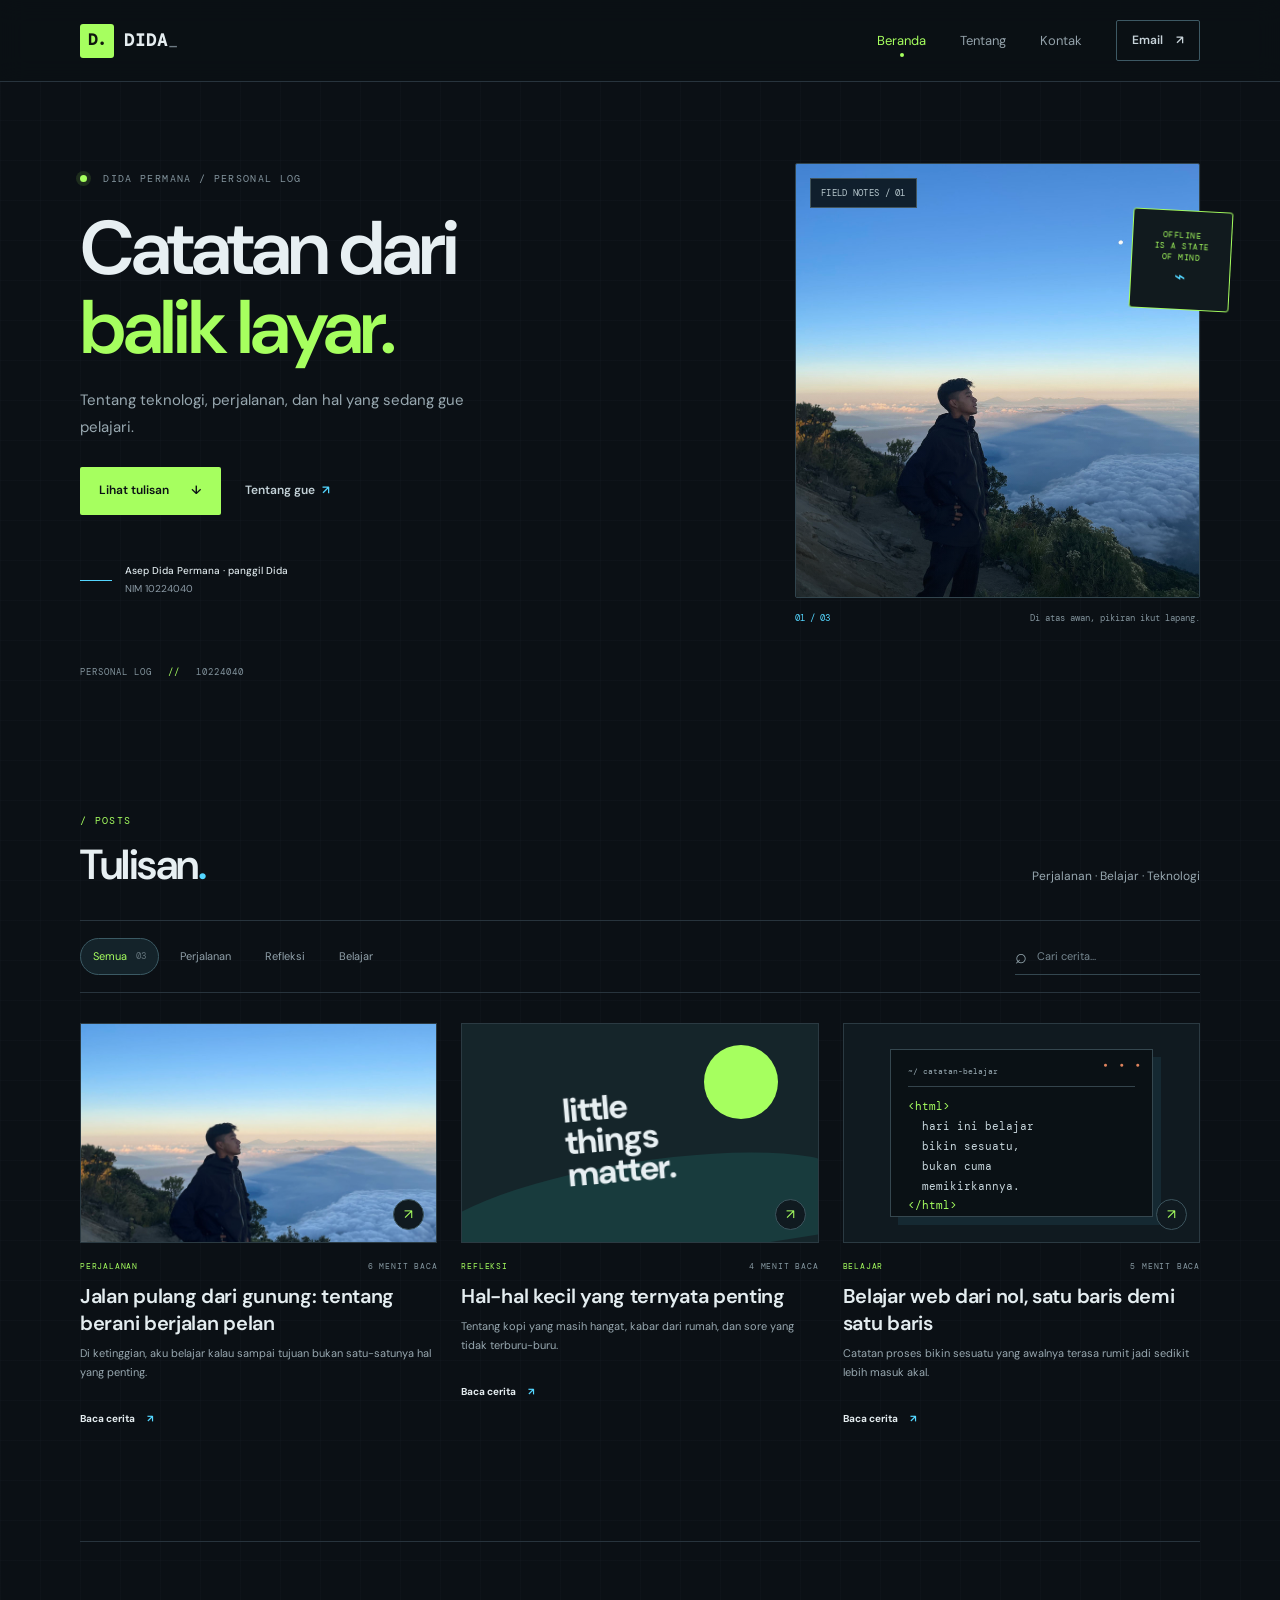
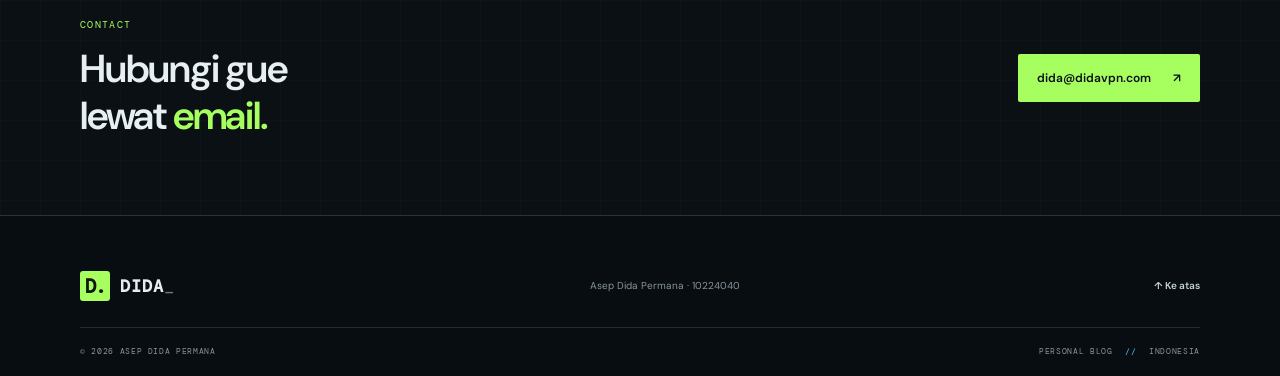
<file: index.html>
<!doctype html>
<html lang="id">
<head>
  <meta charset="utf-8">
  <meta name="viewport" content="width=device-width, initial-scale=1">
  <meta name="theme-color" content="#0b1015">
  <meta name="description" content="Catatan tentang perjalanan, belajar, dan hidup sehari-hari dari Dida Permana.">
  <title>Dida — Catatan</title>
  <link rel="preconnect" href="https://fonts.googleapis.com">
  <link rel="preconnect" href="https://fonts.gstatic.com" crossorigin>
  <link href="https://fonts.googleapis.com/css2?family=DM+Mono:wght@400;500&family=DM+Sans:wght@400;500;600;700&family=Playfair+Display:ital,wght@0,600;0,700;1,600;1,700&display=swap" rel="stylesheet">
  <link rel="stylesheet" href="css/style.css">
  <script src="js/script.js" defer></script>
</head>
<body>
  <a class="skip-link" href="#main">Lewati ke konten</a>
  <header class="site-header">
    <div class="nav-wrap">
      <a class="brand" href="index.html" aria-label="Dida, beranda"><span class="brand-mark">D.</span><span class="brand-name">dida<span class="brand-light">_</span></span></a>
      <button class="menu-toggle" type="button" aria-label="Buka menu" aria-expanded="false"><span></span><span></span></button>
      <nav class="main-nav" aria-label="Navigasi utama">
        <a class="nav-link active" href="index.html">Beranda</a><a class="nav-link" href="about.html">Tentang</a><a class="nav-link" href="contact.html">Kontak</a>
        <a class="nav-cta" href="mailto:dida@didavpn.com">Email <span aria-hidden="true">↗</span></a>
      </nav>
    </div>
  </header>
  <main id="main">
    <section class="hero container">
      <div class="hero-copy">
        <p class="eyebrow"><span class="live-dot"></span> DIDA PERMANA / PERSONAL LOG</p>
        <h1>Catatan dari<br><em>balik layar.</em></h1>
        <p class="hero-intro">Tentang teknologi, perjalanan, dan hal yang sedang gue pelajari.</p>
        <div class="hero-actions"><a class="button button-dark" href="#cerita">Lihat tulisan <span aria-hidden="true">↓</span></a><a class="text-link" href="about.html">Tentang gue <span aria-hidden="true">↗</span></a></div>
        <div class="hero-note"><span class="note-line"></span><span><strong>Asep Dida Permana · panggil Dida</strong><br>NIM 10224040</span></div>
      </div>
      <div class="hero-visual">
        <div class="photo-frame"><img src="images/poto1.jpg" alt="Dida berdiri menikmati pemandangan lautan awan di puncak gunung" fetchpriority="high"><span class="photo-tag">FIELD NOTES / 01</span></div>
        <div class="photo-stamp" aria-hidden="true"><span>OFFLINE<br>IS A STATE<br>OF MIND</span><b>⌁</b></div>
        <div class="hero-caption"><span>01 / 03</span><span>Di atas awan, pikiran ikut lapang.</span></div>
      </div>
      <div class="hero-index" aria-hidden="true">PERSONAL LOG <span>//</span> 10224040</div>
    </section>
    <section class="stories-section container" id="cerita">
      <div class="section-heading"><div><p class="eyebrow">/ POSTS</p><h2>Tulisan<span class="accent-dot">.</span></h2></div><p>Perjalanan · Belajar · Teknologi</p></div>
      <div class="story-tools"><div class="filters" role="group" aria-label="Filter cerita"><button class="filter-chip active" type="button" data-filter="all" aria-pressed="true">Semua <span>03</span></button><button class="filter-chip" type="button" data-filter="perjalanan" aria-pressed="false">Perjalanan</button><button class="filter-chip" type="button" data-filter="refleksi" aria-pressed="false">Refleksi</button><button class="filter-chip" type="button" data-filter="belajar" aria-pressed="false">Belajar</button></div><label class="search-box"><span aria-hidden="true">⌕</span><input id="story-search" type="search" placeholder="Cari cerita..." aria-label="Cari cerita"></label></div>
      <div class="story-grid" id="story-grid">
        <article class="story-card story-feature" data-category="perjalanan" data-search="jalan pulang dari gunung perjalanan alam pendakian"><a class="story-image image-mountain" href="#story-reader" data-story="mountain" aria-label="Baca cerita tentang perjalanan ke gunung"><img src="images/poto1.jpg" alt="Pemandangan matahari pagi dari puncak gunung"><span class="image-arrow" aria-hidden="true">↗</span></a><div class="story-meta"><span>PERJALANAN</span><span>6 MENIT BACA</span></div><h3><a href="#story-reader" data-story="mountain">Jalan pulang dari gunung: tentang berani berjalan pelan</a></h3><p>Di ketinggian, aku belajar kalau sampai tujuan bukan satu-satunya hal yang penting.</p><a class="read-link" href="#story-reader" data-story="mountain">Baca cerita <span>↗</span></a></article>
        <article class="story-card" data-category="refleksi" data-search="hal kecil yang ternyata penting keseharian refleksi bersyukur"><a class="story-image image-sun" href="#story-reader" data-story="little-things" aria-label="Baca catatan tentang hal kecil"><span class="abstract-art"><i class="sun-shape"></i><i class="art-horizon"></i><b>little<br>things<br>matter.</b></span><span class="image-arrow" aria-hidden="true">↗</span></a><div class="story-meta"><span>REFLEKSI</span><span>4 MENIT BACA</span></div><h3><a href="#story-reader" data-story="little-things">Hal-hal kecil yang ternyata penting</a></h3><p>Tentang kopi yang masih hangat, kabar dari rumah, dan sore yang tidak terburu-buru.</p><a class="read-link" href="#story-reader" data-story="little-things">Baca cerita <span>↗</span></a></article>
        <article class="story-card" data-category="belajar" data-search="belajar web dari nol html css javascript proses kampus"><a class="story-image image-code" href="#story-reader" data-story="learning" aria-label="Baca catatan belajar membuat website"><span class="code-art"><span>~/ catatan-belajar</span><code><i>&lt;html&gt;</i><br>&nbsp; hari ini belajar<br>&nbsp; bikin sesuatu,<br>&nbsp; bukan cuma<br>&nbsp; memikirkannya.<br><i>&lt;/html&gt;</i></code><b>● &nbsp; ● &nbsp; ●</b></span><span class="image-arrow" aria-hidden="true">↗</span></a><div class="story-meta"><span>BELAJAR</span><span>5 MENIT BACA</span></div><h3><a href="#story-reader" data-story="learning">Belajar web dari nol, satu baris demi satu baris</a></h3><p>Catatan proses bikin sesuatu yang awalnya terasa rumit jadi sedikit lebih masuk akal.</p><a class="read-link" href="#story-reader" data-story="learning">Baca cerita <span>↗</span></a></article>
      </div>
      <p class="empty-state" id="empty-state" hidden>Belum ada cerita yang cocok. Coba kata kunci lain, ya.</p>
    </section>
    <dialog class="story-dialog" id="story-reader" aria-labelledby="dialog-title"><button class="dialog-close" type="button" aria-label="Tutup cerita">×</button><p class="eyebrow" id="dialog-category">CERITA</p><h2 id="dialog-title"></h2><div class="dialog-body" id="dialog-body"></div><p class="dialog-signoff">— Dida</p></dialog>
    <section class="closing-cta container"><div><p class="eyebrow">CONTACT</p><h2>Hubungi gue<br>lewat <em>email.</em></h2></div><a class="button button-dark" href="mailto:dida@didavpn.com">dida@didavpn.com <span aria-hidden="true">↗</span></a></section>
  </main>
  <footer class="site-footer"><div class="footer-top"><a class="brand footer-brand" href="index.html"><span class="brand-mark">D.</span><span class="brand-name">dida<span class="brand-light">_</span></span></a><p>Asep Dida Permana · 10224040</p><a href="#main" class="back-top">↑ Ke atas</a></div><div class="footer-bottom"><span>© 2026 ASEP DIDA PERMANA</span><span>PERSONAL BLOG <i>//</i> INDONESIA</span></div></footer>
</body>
</html>
</file>
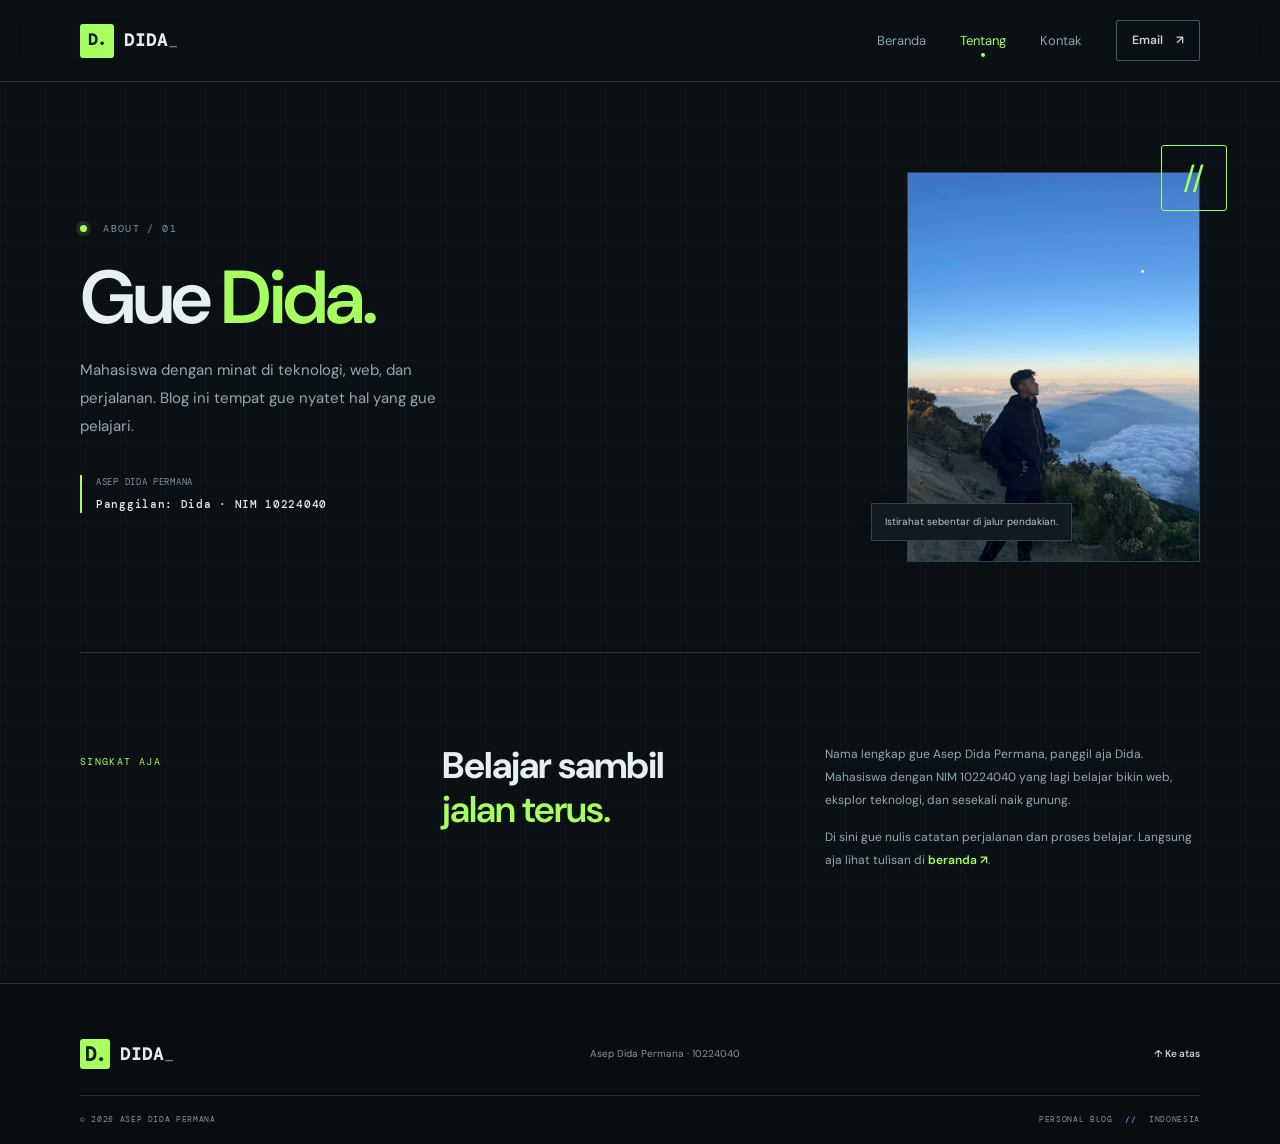
<file: about.html>
<!doctype html>
<html lang="id">
<head>
  <meta charset="utf-8"><meta name="viewport" content="width=device-width, initial-scale=1"><meta name="theme-color" content="#0b1015">
  <meta name="description" content="Tentang Dida Permana, mahasiswa dan penulis blog personal ini.">
  <title>Tentang Dida — Dida</title>
  <link rel="preconnect" href="https://fonts.googleapis.com"><link rel="preconnect" href="https://fonts.gstatic.com" crossorigin><link href="https://fonts.googleapis.com/css2?family=DM+Mono:wght@400;500&family=DM+Sans:wght@400;500;600;700&family=Playfair+Display:ital,wght@0,600;0,700;1,600;1,700&display=swap" rel="stylesheet">
  <link rel="stylesheet" href="css/style.css"><script src="js/script.js" defer></script>
</head>
<body>
  <a class="skip-link" href="#main">Lewati ke konten</a>
  <header class="site-header"><div class="nav-wrap"><a class="brand" href="index.html" aria-label="Dida, beranda"><span class="brand-mark">D.</span><span class="brand-name">dida<span class="brand-light">_</span></span></a><button class="menu-toggle" type="button" aria-label="Buka menu" aria-expanded="false"><span></span><span></span></button><nav class="main-nav" aria-label="Navigasi utama"><a class="nav-link" href="index.html">Beranda</a><a class="nav-link active" href="about.html">Tentang</a><a class="nav-link" href="contact.html">Kontak</a><a class="nav-cta" href="mailto:dida@didavpn.com">Email <span aria-hidden="true">↗</span></a></nav></div></header>
  <main id="main" class="inner-page">
    <section class="about-hero container"><div class="about-copy"><p class="eyebrow"><span class="live-dot"></span> ABOUT / 01</p><h1>Gue <em>Dida.</em></h1><p class="about-lead">Mahasiswa dengan minat di teknologi, web, dan perjalanan. Blog ini tempat gue nyatet hal yang gue pelajari.</p><div class="about-id"><span>ASEP DIDA PERMANA</span><b>Panggilan: Dida · NIM 10224040</b></div></div><div class="about-photo"><img src="images/poto1.jpg" alt="Dida menikmati pemandangan dari puncak gunung"><span class="photo-caption">Istirahat sebentar di jalur pendakian.</span><span class="about-scribble" aria-hidden="true">//</span></div></section>
    <section class="about-story container"><div class="eyebrow">SINGKAT AJA</div><div class="about-prose"><h2>Belajar sambil<br><em>jalan terus.</em></h2><div><p>Nama lengkap gue Asep Dida Permana, panggil aja Dida. Mahasiswa dengan NIM 10224040 yang lagi belajar bikin web, eksplor teknologi, dan sesekali naik gunung.</p><p>Di sini gue nulis catatan perjalanan dan proses belajar. Langsung aja lihat tulisan di <a class="inline-link" href="index.html#cerita">beranda ↗</a>.</p></div></div></section>
  </main>
  <footer class="site-footer"><div class="footer-top"><a class="brand footer-brand" href="index.html"><span class="brand-mark">D.</span><span class="brand-name">dida<span class="brand-light">_</span></span></a><p>Asep Dida Permana · 10224040</p><a href="#main" class="back-top">↑ Ke atas</a></div><div class="footer-bottom"><span>© 2026 ASEP DIDA PERMANA</span><span>PERSONAL BLOG <i>//</i> INDONESIA</span></div></footer>
</body>
</html>
</file>
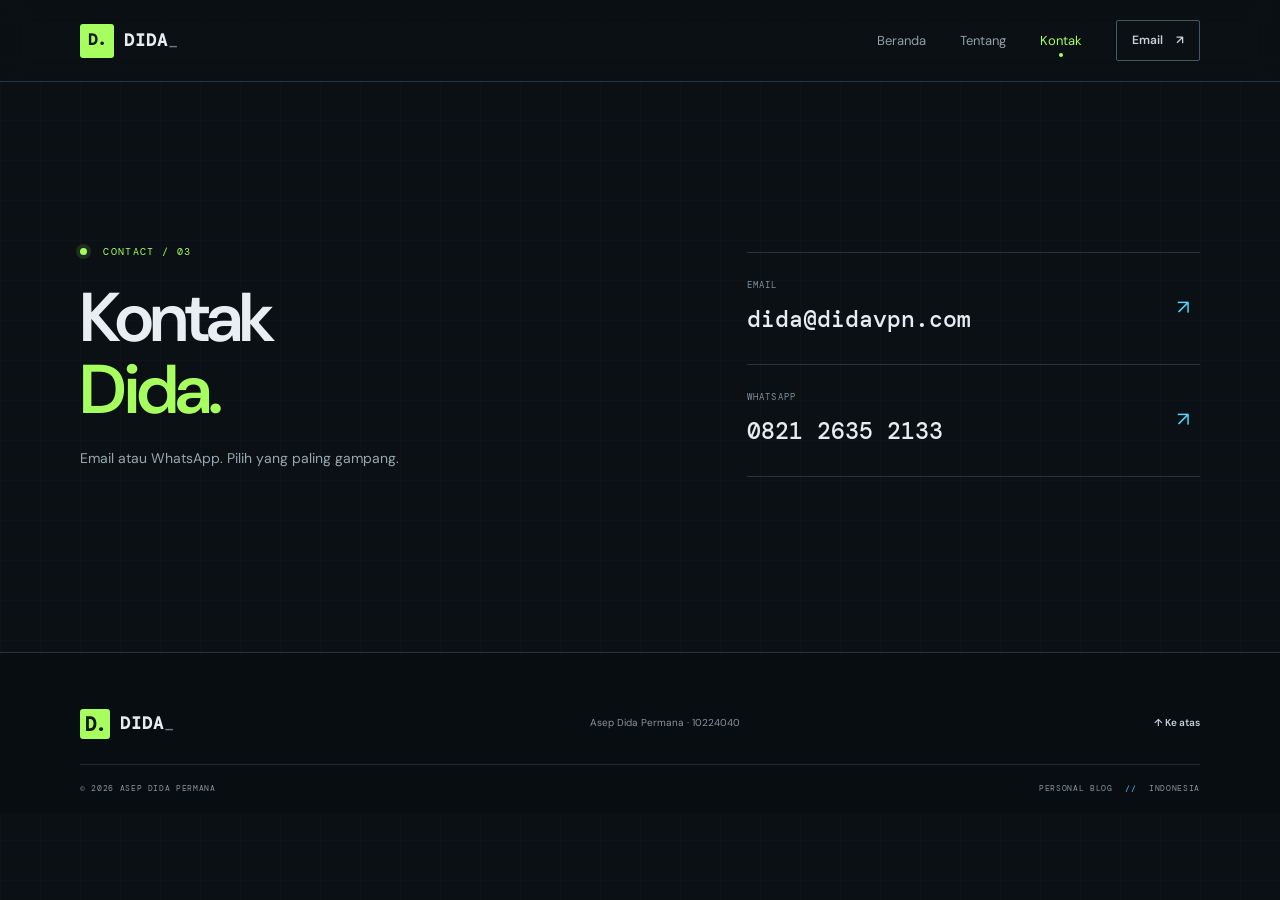
<file: contact.html>
<!doctype html>
<html lang="id">
<head>
  <meta charset="utf-8"><meta name="viewport" content="width=device-width, initial-scale=1"><meta name="theme-color" content="#0b1015">
  <meta name="description" content="Kontak Dida Permana lewat email atau WhatsApp.">
  <title>Kontak — Dida</title>
  <link rel="preconnect" href="https://fonts.googleapis.com"><link rel="preconnect" href="https://fonts.gstatic.com" crossorigin><link href="https://fonts.googleapis.com/css2?family=DM+Mono:wght@400;500&family=DM+Sans:wght@400;500;600;700&family=Playfair+Display:ital,wght@0,600;0,700;1,600;1,700&display=swap" rel="stylesheet">
  <link rel="stylesheet" href="css/style.css"><script src="js/script.js" defer></script>
</head>
<body>
  <a class="skip-link" href="#main">Lewati ke konten</a>
  <header class="site-header"><div class="nav-wrap"><a class="brand" href="index.html" aria-label="Dida, beranda"><span class="brand-mark">D.</span><span class="brand-name">dida<span class="brand-light">_</span></span></a><button class="menu-toggle" type="button" aria-label="Buka menu" aria-expanded="false"><span></span><span></span></button><nav class="main-nav" aria-label="Navigasi utama"><a class="nav-link" href="index.html">Beranda</a><a class="nav-link" href="about.html">Tentang</a><a class="nav-link active" href="contact.html">Kontak</a><a class="nav-cta" href="mailto:dida@didavpn.com">Email <span aria-hidden="true">↗</span></a></nav></div></header>
  <main id="main" class="inner-page contact-page">
    <section class="contact-hero container"><div class="contact-intro"><p class="eyebrow"><span class="live-dot"></span> CONTACT / 03</p><h1>Kontak<br><em>Dida.</em></h1><p>Email atau WhatsApp. Pilih yang paling gampang.</p></div><div class="contact-options"><a class="contact-option" href="mailto:dida@didavpn.com"><span class="contact-label">EMAIL</span><strong>dida@didavpn.com</strong><span class="contact-arrow">↗</span></a><a class="contact-option" href="https://wa.me/6282126352133" target="_blank" rel="noopener noreferrer"><span class="contact-label">WHATSAPP</span><strong>0821 2635 2133</strong><span class="contact-arrow">↗</span></a></div></section>
  </main>
  <footer class="site-footer"><div class="footer-top"><a class="brand footer-brand" href="index.html"><span class="brand-mark">D.</span><span class="brand-name">dida<span class="brand-light">_</span></span></a><p>Asep Dida Permana · 10224040</p><a href="#main" class="back-top">↑ Ke atas</a></div><div class="footer-bottom"><span>© 2026 ASEP DIDA PERMANA</span><span>PERSONAL BLOG <i>//</i> INDONESIA</span></div></footer>
</body>
</html>
</file>
<file: css/style.css>
/* Dida — personal blog */
:root{--paper:#0b1015;--ink:#e5edf0;--muted:#8c9ba6;--green:#a6ff5f;--line:#28343d;--orange:#54d6ff;--serif:"DM Sans",Arial,sans-serif;--sans:"DM Sans",Arial,sans-serif;--mono:"DM Mono",monospace;--page:1120px}
*{box-sizing:border-box}html{scroll-behavior:smooth;scroll-padding-top:88px}body{margin:0;background:var(--paper);color:var(--ink);font-family:var(--sans);font-size:15px;line-height:1.65;-webkit-font-smoothing:antialiased}a{color:inherit;text-decoration:none}button,input,textarea{font:inherit}button,a{-webkit-tap-highlight-color:transparent}button:focus-visible,a:focus-visible,input:focus-visible,textarea:focus-visible{outline:3px solid #9eae2c;outline-offset:4px}.container,.nav-wrap{width:min(calc(100% - 56px),var(--page));margin-inline:auto}.skip-link{position:fixed;z-index:20;left:16px;top:-50px;padding:10px 16px;background:var(--ink);color:white}.skip-link:focus{top:12px}.site-header{height:82px;border-bottom:1px solid rgba(32,38,33,.09);position:relative;z-index:10;background:rgba(245,243,237,.93);backdrop-filter:blur(12px)}.nav-wrap{height:100%;display:flex;align-items:center;justify-content:space-between}.brand{display:inline-flex;align-items:center;gap:10px;font-size:18px;font-weight:700;letter-spacing:-.7px}.brand-mark{display:grid;place-items:center;width:34px;height:34px;border-radius:50%;background:var(--green);font-family:var(--serif);font-size:22px;letter-spacing:-2px}.brand-light{font-weight:400;color:#8a8d83}.main-nav{display:flex;align-items:center;gap:34px}.nav-link{font-size:13px;color:#73776f;transition:color .2s}.nav-link:hover,.nav-link.active{color:var(--ink)}.nav-link.active:after{content:"";display:block;width:4px;height:4px;margin:2px auto -6px;border-radius:50%;background:var(--orange)}.nav-cta{padding:10px 15px;border:1px solid var(--ink);border-radius:3px;font-size:12px;font-weight:600;transition:background .2s,color .2s}.nav-cta span{margin-left:10px}.nav-cta:hover{background:var(--ink);color:white}.menu-toggle{display:none}
.hero{min-height:625px;padding-top:72px;padding-bottom:73px;display:grid;grid-template-columns:1fr .88fr;gap:80px;align-items:center;position:relative}.hero-copy{padding-bottom:19px}.eyebrow{margin:0 0 22px;font-family:var(--mono);font-size:10px;letter-spacing:1.35px;color:#73796e}.live-dot{display:inline-block;width:7px;height:7px;margin-right:9px;border-radius:50%;background:#a8b931;box-shadow:0 0 0 4px rgba(168,185,49,.15);animation:pulse 2.2s infinite}h1,h2,h3,p{margin-top:0}.hero h1,.about-hero h1,.contact-intro h1{margin:0 0 20px;font-size:clamp(48px,6vw,76px);line-height:1.04;letter-spacing:-3px;font-weight:600}.hero h1 em,.about-hero h1 em,.contact-intro h1 em,.section-heading h2 em,.about-prose h2 em,.closing-cta h2 em{font-family:var(--serif);font-weight:600}.hero h1 em,.contact-intro h1 em{color:#7e8b35}.hero-intro{max-width:410px;margin-bottom:26px;color:#70756d;font-size:15px;line-height:1.8}.hero-actions{display:flex;align-items:center;gap:24px}.button{min-height:48px;display:inline-flex;align-items:center;justify-content:center;gap:22px;padding:0 19px;border:0;border-radius:3px;font-size:12px;font-weight:600;cursor:pointer;transition:transform .2s,background .2s,color .2s}.button:hover{transform:translateY(-3px)}.button-dark{background:var(--ink);color:#fff}.button-dark:hover{background:#394537}.text-link{font-size:12px;font-weight:600}.text-link span{color:#87903d;margin-left:4px}.hero-note{display:flex;align-items:center;gap:13px;margin-top:47px;color:#8a8d83;font-size:10px;line-height:1.8}.hero-note strong{color:#424941;font-weight:500}.note-line{height:1px;width:32px;background:var(--orange)}.hero-visual{max-width:405px;width:100%;justify-self:end;position:relative}.photo-frame{height:435px;position:relative;overflow:hidden;background:#ccd8d7;border-radius:2px}.photo-frame:after{content:"";position:absolute;inset:48% 0 0;background:linear-gradient(transparent,rgba(17,30,36,.23));pointer-events:none}.photo-frame img{width:100%;height:100%;display:block;object-fit:cover;object-position:center 55%;transition:transform .9s cubic-bezier(.2,.7,.2,1)}.photo-frame:hover img{transform:scale(1.035)}.photo-tag{position:absolute;z-index:1;top:14px;left:14px;padding:7px 10px;background:rgba(245,243,237,.88);font-family:var(--mono);font-size:9px;letter-spacing:.3px}.photo-stamp{position:absolute;z-index:2;right:-31px;top:47px;width:100px;height:100px;display:flex;align-items:center;justify-content:center;flex-direction:column;border:1px solid var(--ink);border-radius:50%;background:var(--green);font-family:var(--mono);font-size:9px;line-height:1.35;text-align:center;transform:rotate(9deg);animation:float 5s ease-in-out infinite}.photo-stamp b{font-size:19px;font-weight:400;margin-top:2px}.hero-caption{display:flex;justify-content:space-between;padding-top:13px;font-family:var(--mono);font-size:9px;color:#878b82}.hero-caption span:first-child{color:var(--orange)}.hero-index{position:absolute;left:0;bottom:27px;font-family:var(--mono);font-size:9px;letter-spacing:1px;color:#92958d}.hero-index span{padding:0 10px;color:var(--orange)}
.ticker{overflow:hidden;background:var(--green);padding:12px 0}.ticker-track{width:max-content;display:flex;align-items:center;gap:27px;animation:marquee 32s linear infinite;font-family:var(--mono);font-size:10px;letter-spacing:1.1px}.ticker-track i{font-style:normal;font-size:13px}.stories-section{padding-top:106px;padding-bottom:111px}.section-heading{display:flex;align-items:end;justify-content:space-between;margin-bottom:30px}.section-heading .eyebrow{margin-bottom:10px}.section-heading h2{margin:0;font-size:42px;line-height:1.2;letter-spacing:-1.5px;font-weight:600}.accent-dot{color:var(--orange)}.section-heading>p{margin:0 0 4px;color:#81867d;font-size:12px;line-height:1.7}.story-tools{display:flex;justify-content:space-between;align-items:center;padding:17px 0;border-top:1px solid var(--line);border-bottom:1px solid var(--line);margin-bottom:30px}.filters{display:flex;gap:8px;flex-wrap:wrap}.filter-chip{display:flex;gap:9px;align-items:center;padding:8px 12px;border:1px solid transparent;border-radius:30px;background:transparent;color:#757970;font-size:11px;cursor:pointer;transition:all .2s}.filter-chip span{font-family:var(--mono);font-size:9px;color:#a0a397}.filter-chip:hover,.filter-chip.active{border-color:#d6dbb3;background:#edf0d8;color:#32392c}.search-box{width:185px;display:flex;align-items:center;gap:8px;padding:8px 0;border-bottom:1px solid #c9cbc1;color:#84897c}.search-box>span{font-size:20px;line-height:1}.search-box input{width:100%;border:0;outline:0;background:transparent;font-size:11px;color:var(--ink)}.search-box input::placeholder{color:#999c93}.story-grid{display:grid;grid-template-columns:repeat(3,1fr);gap:24px}.story-card{min-width:0;animation:rise .45s both}.story-card:nth-child(2){animation-delay:.08s}.story-card:nth-child(3){animation-delay:.16s}.story-card[hidden]{display:none}.story-image{height:220px;display:block;position:relative;overflow:hidden;background:#dfe1d4}.story-image img{width:100%;height:100%;display:block;object-fit:cover;object-position:center 55%;transition:transform .65s cubic-bezier(.2,.7,.2,1)}.story-image:hover img{transform:scale(1.05)}.image-arrow{position:absolute;right:12px;bottom:12px;display:grid;place-items:center;width:31px;height:31px;border-radius:50%;background:var(--paper);font-size:14px;transition:transform .2s}.story-image:hover .image-arrow{transform:rotate(45deg)}.story-meta{display:flex;justify-content:space-between;gap:8px;margin-top:17px;font-family:var(--mono);font-size:8px;letter-spacing:.8px;color:#8c9086}.story-meta span:first-child{color:#747c42}.story-card h3{margin:10px 0 7px;font-family:var(--serif);font-size:20px;line-height:1.35;font-weight:600;letter-spacing:-.3px}.story-card h3 a:hover{color:#75802f}.story-card>p{min-height:48px;margin-bottom:13px;color:#777c73;font-size:11px;line-height:1.7}.read-link{display:inline-flex;gap:12px;align-items:center;font-size:10px;font-weight:700}.read-link span{color:var(--orange)}.abstract-art{position:absolute;inset:0;display:grid;place-items:center;background:#d6df9a;overflow:hidden}.sun-shape{position:absolute;top:21px;right:40px;width:74px;height:74px;border-radius:50%;background:#eaa875}.art-horizon{position:absolute;left:-10%;right:-10%;height:100px;bottom:-20px;border-radius:50% 50% 0 0;background:#7f8c52;transform:rotate(-9deg)}.abstract-art b{position:relative;z-index:1;margin-top:12px;margin-right:42px;color:#293128;font-family:var(--serif);font-size:34px;line-height:.94;letter-spacing:-1px;transform:rotate(-5deg)}.image-code{display:grid;place-items:center;background:#333b36}.code-art{width:74%;height:77%;padding:14px 17px;position:relative;background:#272e2a;color:#e7e8d8;box-shadow:9px 10px 0 rgba(25,31,27,.13);font-family:var(--mono);font-size:8px;line-height:1.8}.code-art>span{display:block;padding-bottom:8px;border-bottom:1px solid #485047;color:#a5ad8d}.code-art code{display:block;margin-top:10px;font-family:var(--mono);font-size:11px;font-weight:400}.code-art code i{color:#c9d96b;font-style:normal}.code-art>b{position:absolute;right:12px;top:9px;color:#de835d;font-size:7px}.empty-state{padding:40px;text-align:center;color:var(--muted);font-size:13px}
.quote-band{position:relative;overflow:hidden;background:#252d27;color:#f5f3ed}.quote-inner{max-width:760px;margin:auto;padding:77px 28px 72px;text-align:center}.quote-mark{display:block;color:var(--green);font-family:var(--serif);font-size:58px;line-height:.8}.quote-inner blockquote{margin:18px 0 22px;font-family:var(--serif);font-size:clamp(26px,4vw,38px);line-height:1.4}.quote-inner blockquote em{color:var(--green)}.quote-inner p{margin:0;font-family:var(--mono);font-size:9px;letter-spacing:1.2px;color:#a8afa3}.quote-inner p span{padding-left:8px;color:var(--orange)}.quote-doodle{position:absolute;right:9%;top:28%;font-size:110px;color:rgba(214,228,91,.09);animation:spin 30s linear infinite}.closing-cta{min-height:274px;display:flex;align-items:center;justify-content:space-between;position:relative;overflow:hidden}.closing-cta .eyebrow{margin-bottom:12px}.closing-cta h2{margin:0;font-size:39px;line-height:1.2;letter-spacing:-1.2px;font-weight:600}.closing-cta h2 em{color:#78843b}.closing-star{position:absolute;right:23%;top:45px;color:#e7e5da;font-size:78px;z-index:-1}.site-footer{background:#e9e8df;padding:30px max(28px,calc((100% - var(--page))/2)) 0}.footer-top{min-height:81px;display:flex;align-items:center;justify-content:space-between}.footer-brand{font-size:16px}.footer-brand .brand-mark{width:30px;height:30px;font-size:19px}.footer-top>p{margin:0;color:#82867d;font-size:10px;line-height:1.65}.back-top{font-size:10px;font-weight:600}.back-top:hover{color:#778233}.footer-bottom{min-height:49px;display:flex;align-items:center;justify-content:space-between;border-top:1px solid #d8d9cf;font-family:var(--mono);font-size:8px;letter-spacing:.65px;color:#858981}.footer-bottom i{padding:0 7px;font-style:normal;color:var(--orange)}
/* About and contact pages */
.about-hero{min-height:570px;display:grid;grid-template-columns:1fr .86fr;gap:100px;align-items:center;padding-top:65px;padding-bottom:65px}.about-copy{padding-bottom:0}.about-hero h1{font-size:75px}.about-hero h1 em{color:#78843b}.about-lead{max-width:385px;color:#70766e;font-size:15px;line-height:1.85}.about-id{display:flex;flex-direction:column;gap:5px;margin-top:35px;padding-left:14px;border-left:2px solid var(--orange);font-family:var(--mono);font-size:9px;letter-spacing:.7px;color:#777c72}.about-id b{font-size:11px;color:var(--ink);font-weight:500}.about-photo{height:390px;position:relative;max-width:355px;justify-self:end}.about-photo img{width:100%;height:100%;display:block;object-fit:cover;object-position:center 53%}.photo-caption{position:absolute;left:-36px;bottom:21px;padding:10px 13px;background:var(--paper);font-size:10px;color:#555b51;box-shadow:0 5px 25px #0000000c}.about-scribble{position:absolute;right:-27px;top:-27px;display:grid;place-items:center;width:66px;height:66px;border:1px solid #9da347;border-radius:50%;color:#89933c;font-size:32px;animation:spin 25s linear infinite}.about-story{display:grid;grid-template-columns:.7fr 1.7fr;gap:50px;padding-top:90px;padding-bottom:96px;border-top:1px solid var(--line)}.about-story>.eyebrow{padding-top:11px}.about-prose{display:grid;grid-template-columns:.9fr 1fr;gap:45px}.about-prose h2{margin:0;font-size:37px;line-height:1.2;letter-spacing:-1px}.about-prose h2 em{color:#78843b}.about-prose>div p{margin:0 0 15px;color:#747970;font-size:12px;line-height:1.9}.values-section{padding:83px 0 91px;background:#eeede5}.values-section .section-heading{margin-bottom:33px}.values-section .section-heading h2{font-size:38px}.values-section .section-heading h2 em{color:#78843b}.value-grid{display:grid;grid-template-columns:repeat(3,1fr);border-top:1px solid #d8d9cf;border-bottom:1px solid #d8d9cf}.value-grid article{position:relative;min-height:210px;padding:26px 24px 25px 0}.value-grid article+article{padding-left:25px;border-left:1px solid #d8d9cf}.value-number{font-family:var(--mono);font-size:9px;color:#9b9f91}.value-icon{position:absolute;top:18px;right:22px;color:#87913a;font-size:24px}.value-grid h3{margin:26px 0 7px;font-family:var(--serif);font-size:20px}.value-grid p{max-width:280px;margin:0;color:#777d73;font-size:11px;line-height:1.8}.about-hero+.about-story{margin-top:0}
.contact-hero{min-height:650px;display:grid;grid-template-columns:1fr .8fr;gap:100px;align-items:center;padding-top:70px;padding-bottom:75px}.contact-intro{align-self:center}.contact-intro h1{font-size:69px}.contact-intro h1 em{color:#78843b}.contact-intro>p:not(.eyebrow){max-width:380px;color:#737970;font-size:14px;line-height:1.85}.contact-aside{display:flex;align-items:center;gap:14px;margin-top:42px;color:#858a80;font-size:10px;line-height:1.7}.aside-star{display:grid;place-items:center;width:42px;height:42px;border:1px solid #d1d3c3;border-radius:50%;color:#899342;font-size:21px}.contact-form{padding:34px 34px 28px;background:#eeede5;border:1px solid #e2e1d8}.contact-form .eyebrow{margin-bottom:24px}.contact-form label{display:block;margin:18px 0 6px;font-size:11px;font-weight:600}.contact-form input,.contact-form textarea{display:block;width:100%;padding:11px 12px;border:1px solid #d9dacf;border-radius:2px;background:#f8f7f2;color:var(--ink);font-size:12px;resize:vertical;transition:border-color .2s}.contact-form input::placeholder,.contact-form textarea::placeholder{color:#a0a398}.contact-form input:focus,.contact-form textarea:focus{outline:0;border-color:#929c43}.submit-button{margin-top:19px}.form-note{margin:12px 0 0;color:#898e84;font-size:9px}.form-status{min-height:19px;margin:7px 0 0;color:#65722f;font-size:10px}.contact-foot{display:flex;justify-content:space-between;padding:17px 0;border-top:1px solid var(--line);font-family:var(--mono);font-size:9px;letter-spacing:.65px;color:#858a80}.contact-foot i{padding:0 7px;color:var(--orange);font-style:normal}
.story-dialog{width:min(620px,calc(100% - 32px));max-height:min(82vh,760px);padding:48px clamp(22px,7vw,62px) 40px;border:1px solid #dcded0;border-radius:3px;background:var(--paper);color:var(--ink);box-shadow:0 24px 90px #1015103b}.story-dialog::backdrop{background:rgba(25,31,26,.66);backdrop-filter:blur(3px)}.dialog-close{position:absolute;top:12px;right:15px;width:36px;height:36px;border:1px solid var(--line);border-radius:50%;background:transparent;font-size:24px;line-height:1;cursor:pointer}.dialog-close:hover{background:var(--green)}.story-dialog .eyebrow{margin-bottom:13px}.story-dialog h2{max-width:480px;margin:0 0 23px;font-family:var(--serif);font-size:clamp(27px,5vw,40px);line-height:1.2;letter-spacing:-.7px}.dialog-body p{margin-bottom:15px;color:#686f66;font-size:13px;line-height:1.9}.dialog-signoff{margin:22px 0 0;padding-top:14px;border-top:1px solid var(--line);font-family:var(--serif);font-style:italic;color:#78843b}
@keyframes pulse{50%{box-shadow:0 0 0 7px rgba(168,185,49,0)}}@keyframes float{50%{transform:rotate(4deg) translateY(-8px)}}@keyframes marquee{to{transform:translateX(-50%)}}@keyframes spin{to{transform:rotate(360deg)}}@keyframes rise{from{opacity:0;transform:translateY(12px)}to{opacity:1;transform:translateY(0)}}
@media(min-width:1400px){.hero{min-height:660px}.photo-frame{height:470px}}
@media(max-width:900px){.container,.nav-wrap{width:min(calc(100% - 42px),var(--page))}.hero{gap:38px;min-height:590px;padding-top:58px}.hero h1{font-size:62px}.photo-frame{height:385px}.photo-stamp{right:-19px;width:84px;height:84px;font-size:8px}.story-grid{gap:16px}.story-image{height:175px}.story-card h3{font-size:17px}.story-card>p{font-size:10px}.about-hero,.contact-hero{gap:55px}.about-hero{min-height:525px}.about-photo{height:350px}.contact-hero{min-height:610px}.about-prose{gap:25px}.closing-star{right:27%}}
@media(max-width:650px){html{scroll-padding-top:72px}.container,.nav-wrap{width:calc(100% - 36px)}.site-header{height:68px}.brand{font-size:17px}.menu-toggle{width:42px;height:42px;display:flex;flex-direction:column;align-items:center;justify-content:center;gap:6px;border:1px solid var(--line);border-radius:3px;background:transparent;cursor:pointer}.menu-toggle span{width:17px;height:1px;background:var(--ink);transition:transform .2s}.menu-toggle[aria-expanded="true"] span:first-child{transform:translateY(3.5px) rotate(45deg)}.menu-toggle[aria-expanded="true"] span:last-child{transform:translateY(-3.5px) rotate(-45deg)}.main-nav{position:absolute;top:67px;left:0;right:0;display:none;align-items:stretch;gap:0;padding:8px 18px 18px;background:var(--paper);border-bottom:1px solid var(--line);box-shadow:0 13px 18px #2026210a}.main-nav.is-open{display:flex;flex-direction:column}.nav-link{padding:12px 4px;border-bottom:1px solid #e6e5dc}.nav-link.active:after{display:none}.nav-cta{align-self:flex-start;margin-top:14px}.hero{display:flex;flex-direction:column;align-items:stretch;gap:36px;padding-top:56px;padding-bottom:69px}.hero-copy{padding:0}.hero h1,.about-hero h1,.contact-intro h1{font-size:clamp(51px,14vw,68px);letter-spacing:-2.5px}.hero-intro{font-size:13px;max-width:420px}.hero-actions{gap:17px}.button{min-height:46px;padding-inline:15px}.text-link{font-size:11px}.hero-note{margin-top:28px}.hero-visual{width:calc(100% - 12px);max-width:none;justify-self:auto;margin-left:auto}.photo-frame{height:min(107vw,440px)}.photo-frame img{object-position:center 52%}.photo-stamp{right:-14px;top:32px}.hero-index{bottom:24px;font-size:8px}.ticker{padding:10px 0}.ticker-track{font-size:9px;gap:20px}.stories-section{padding-top:72px;padding-bottom:77px}.section-heading{align-items:start;gap:12px}.section-heading h2{font-size:34px}.section-heading>p{max-width:145px;font-size:10px}.story-tools{display:block;margin-bottom:24px}.filters{gap:3px}.filter-chip{padding:7px 9px;font-size:10px}.search-box{width:100%;margin-top:13px}.story-grid{grid-template-columns:1fr;gap:30px}.story-image{height:min(60vw,285px)}.story-card h3{font-size:21px}.story-card>p{min-height:auto;font-size:11px}.story-meta{margin-top:13px}.quote-inner{padding:61px 24px}.quote-inner blockquote{font-size:27px}.quote-doodle{right:-23px;font-size:80px}.closing-cta{min-height:245px;align-items:flex-start;justify-content:center;flex-direction:column;gap:22px}.closing-cta h2{font-size:34px}.closing-star{right:5%;top:32px;font-size:63px}.site-footer{padding:20px 18px 0}.footer-top{min-height:100px;display:grid;grid-template-columns:1fr 1fr;gap:8px}.footer-top>p{justify-self:end;font-size:9px}.back-top{grid-column:1/-1;justify-self:start;padding-bottom:13px}.footer-bottom{min-height:66px;align-items:flex-start;justify-content:center;flex-direction:column;gap:5px;font-size:7px}.about-hero{min-height:0;display:flex;flex-direction:column;align-items:stretch;gap:32px;padding-top:55px;padding-bottom:64px}.about-copy{padding:0}.about-lead{font-size:13px}.about-id{margin-top:24px}.about-photo{width:calc(100% - 12px);height:min(112vw,470px);max-width:none;margin-left:auto}.about-photo img{object-position:center 53%}.photo-caption{left:-11px;bottom:13px;font-size:9px}.about-scribble{right:-11px;width:53px;height:53px;font-size:26px}.about-story{display:block;padding-top:62px;padding-bottom:65px}.about-story>.eyebrow{margin-bottom:21px}.about-prose{display:block}.about-prose h2{margin-bottom:21px;font-size:32px}.about-prose>div p{font-size:11px}.values-section{padding:63px 0}.values-section .section-heading{display:block}.values-section .section-heading>p{margin-top:12px}.values-section .section-heading h2{font-size:33px}.value-grid{grid-template-columns:1fr}.value-grid article,.value-grid article+article{min-height:0;padding:20px 0;border-left:0}.value-grid article+article{border-top:1px solid #d8d9cf}.value-number{font-size:8px}.value-icon{top:12px;right:8px}.value-grid h3{margin:12px 0 5px;font-size:18px}.value-grid p{font-size:10px}.contact-hero{min-height:0;display:flex;flex-direction:column;align-items:stretch;gap:38px;padding-top:55px;padding-bottom:50px}.contact-intro>p:not(.eyebrow){font-size:13px}.contact-aside{margin-top:25px}.contact-form{padding:26px 21px 20px}.contact-form .eyebrow{margin-bottom:18px}.contact-foot{gap:10px;font-size:7px;letter-spacing:.3px}.contact-foot i{padding:0 3px}}
@media(prefers-reduced-motion:reduce){*,*::before,*::after{scroll-behavior:auto!important;animation-duration:.01ms!important;animation-iteration-count:1!important;transition-duration:.01ms!important}}

/* Dida's dark terminal inspired palette */
body{background-color:var(--paper);background-image:linear-gradient(rgba(79,111,123,.045) 1px,transparent 1px),linear-gradient(90deg,rgba(79,111,123,.045) 1px,transparent 1px);background-size:40px 40px;color:var(--ink)}
.site-header{background:rgba(11,16,21,.94);border-color:var(--line)}
.brand-mark{background:var(--green);color:#10170e;border-radius:3px;font-family:var(--mono);font-weight:700;font-size:16px;letter-spacing:-1px}
.brand-name{font-family:var(--mono);font-size:17px;letter-spacing:1px;text-transform:uppercase}.brand-light{color:#6d7b84}
.nav-link{color:#92a1a9}.nav-link:hover,.nav-link.active{color:var(--green)}.nav-link.active:after{background:var(--green)}
.nav-cta{border-color:#3d5964;color:#c7d3d9;border-radius:2px}.nav-cta:hover{background:var(--green);border-color:var(--green);color:#0b1015}
.eyebrow,.hero-index,.hero-caption,.story-meta,.contact-label{color:#82939c}.live-dot{background:var(--green);box-shadow:0 0 0 4px rgba(166,255,95,.12)}
.hero h1,.about-hero h1,.contact-intro h1,.section-heading h2,.about-prose h2,.closing-cta h2{color:#e7eff2}.hero h1 em,.about-hero h1 em,.contact-intro h1 em,.section-heading h2 em,.about-prose h2 em,.closing-cta h2 em{color:var(--green);font-style:normal}
.hero-intro,.about-lead,.contact-intro>p:not(.eyebrow),.section-heading>p,.story-card>p,.about-prose>div p{color:#98a8b0}
.button-dark{background:var(--green);color:#0b1015;border-radius:2px}.button-dark:hover{background:#c0ff91;color:#0b1015}
.text-link{color:#c3d1d7}.text-link span,.note-line,.hero-caption span:first-child,.story-meta span:first-child,.read-link span{color:var(--orange)}
.photo-frame{background:#182630;border:1px solid #31444d}.photo-frame:after{background:linear-gradient(transparent,rgba(5,12,16,.4))}.photo-tag{background:rgba(9,16,21,.88);color:#b7c7cd;border:1px solid #41545c}.photo-stamp{background:#111a1e;border-color:var(--green);color:var(--green);border-radius:3px;transform:rotate(3deg);font-size:8px;letter-spacing:.5px}.photo-stamp b{color:var(--orange)}.hero-note{color:#8c9ba6}.hero-note strong{color:#dbe5e9}.hero-index span{color:var(--green)}
.ticker{background:var(--green);color:#10170e}.ticker-track{color:#10170e}
.stories-section{background:transparent}.section-heading .eyebrow{color:var(--green)}.story-tools{border-color:var(--line)}.filter-chip{color:#91a1aa}.filter-chip span{color:#64747c}.filter-chip:hover,.filter-chip.active{border-color:#3b5a64;background:#14232a;color:var(--green)}.search-box{border-color:#344750;color:#93a5ad}.search-box input{color:var(--ink)}.search-box input::placeholder{color:#75868f}
.story-image{background:#101a20;border:1px solid #2b3a42}.image-sun .abstract-art{background:#15252a}.sun-shape{background:#a6ff5f}.art-horizon{background:#183b3d}.abstract-art b{color:#e7eff2}.image-code{background:#101a20}.code-art{background:#0a1115;color:#c8d7dd;border:1px solid #35474f;box-shadow:8px 8px 0 rgba(84,214,255,.08)}.code-art>span{border-color:#34444c;color:#9bacb4}.code-art code i{color:var(--green)}
.story-meta{color:#8698a1}.story-meta span:first-child{color:var(--green)}.story-card h3{color:#e4edf0}.story-card h3 a:hover,.read-link:hover{color:var(--green)}.image-arrow{background:#101a20;color:var(--green);border:1px solid #3c545d}.empty-state{color:#99a8ae}
.closing-cta{border-top:1px solid var(--line)}.closing-cta .eyebrow{color:var(--green)}.closing-star{color:#162127;z-index:0}.closing-cta>div,.closing-cta>a{position:relative;z-index:1}
.site-footer{background:#080d11;border-top:1px solid var(--line)}.footer-top>p,.footer-bottom{color:#87959d}.footer-bottom{border-color:#202c33}.back-top{color:#c6d3d8}.back-top:hover{color:var(--green)}
.about-id{border-color:var(--green);color:#82939c}.about-id b{color:var(--ink)}.about-photo img{border:1px solid #30434c}.photo-caption{background:#101a20;color:#bcc9ce;border:1px solid #31434b}.about-scribble{border-color:var(--green);color:var(--green);border-radius:3px}.about-story{border-color:var(--line)}.about-story>.eyebrow{color:var(--green)}.inline-link{color:var(--green);font-weight:600}.inline-link:hover{color:var(--orange)}
.contact-hero{min-height:570px}.contact-options{border-top:1px solid var(--line)}.contact-option{position:relative;display:flex;flex-direction:column;gap:8px;padding:25px 48px 25px 0;border-bottom:1px solid var(--line);transition:padding .2s,color .2s}.contact-option:hover{padding-left:12px;color:var(--green)}.contact-label{font-family:var(--mono);font-size:9px;letter-spacing:1.2px}.contact-option strong{font-family:var(--mono);font-size:clamp(17px,2vw,23px);font-weight:500}.contact-arrow{position:absolute;right:10px;top:38px;color:var(--orange);font-size:20px}.contact-intro .eyebrow{color:var(--green)}
.story-dialog{background:#0d151a;color:var(--ink);border:1px solid #3a515b;box-shadow:0 24px 90px #000b}.story-dialog::backdrop{background:rgba(0,5,9,.82)}.story-dialog .eyebrow{color:var(--green)}.story-dialog h2{color:#edf4f5}.dialog-body p{color:#a1b0b6}.dialog-signoff{border-color:var(--line);color:var(--green)}.dialog-close{border-color:#40555d;color:#dbe7ea}.dialog-close:hover{background:var(--green);color:#0b1015}
@media(max-width:650px){.main-nav{background:#0c1318;border-color:var(--line)}.nav-link{border-color:var(--line)}.menu-toggle{border-color:#344750;background:#10191e}.menu-toggle span{background:#dce7ea}.contact-options{width:100%}.contact-hero{align-items:stretch}}
</file>
